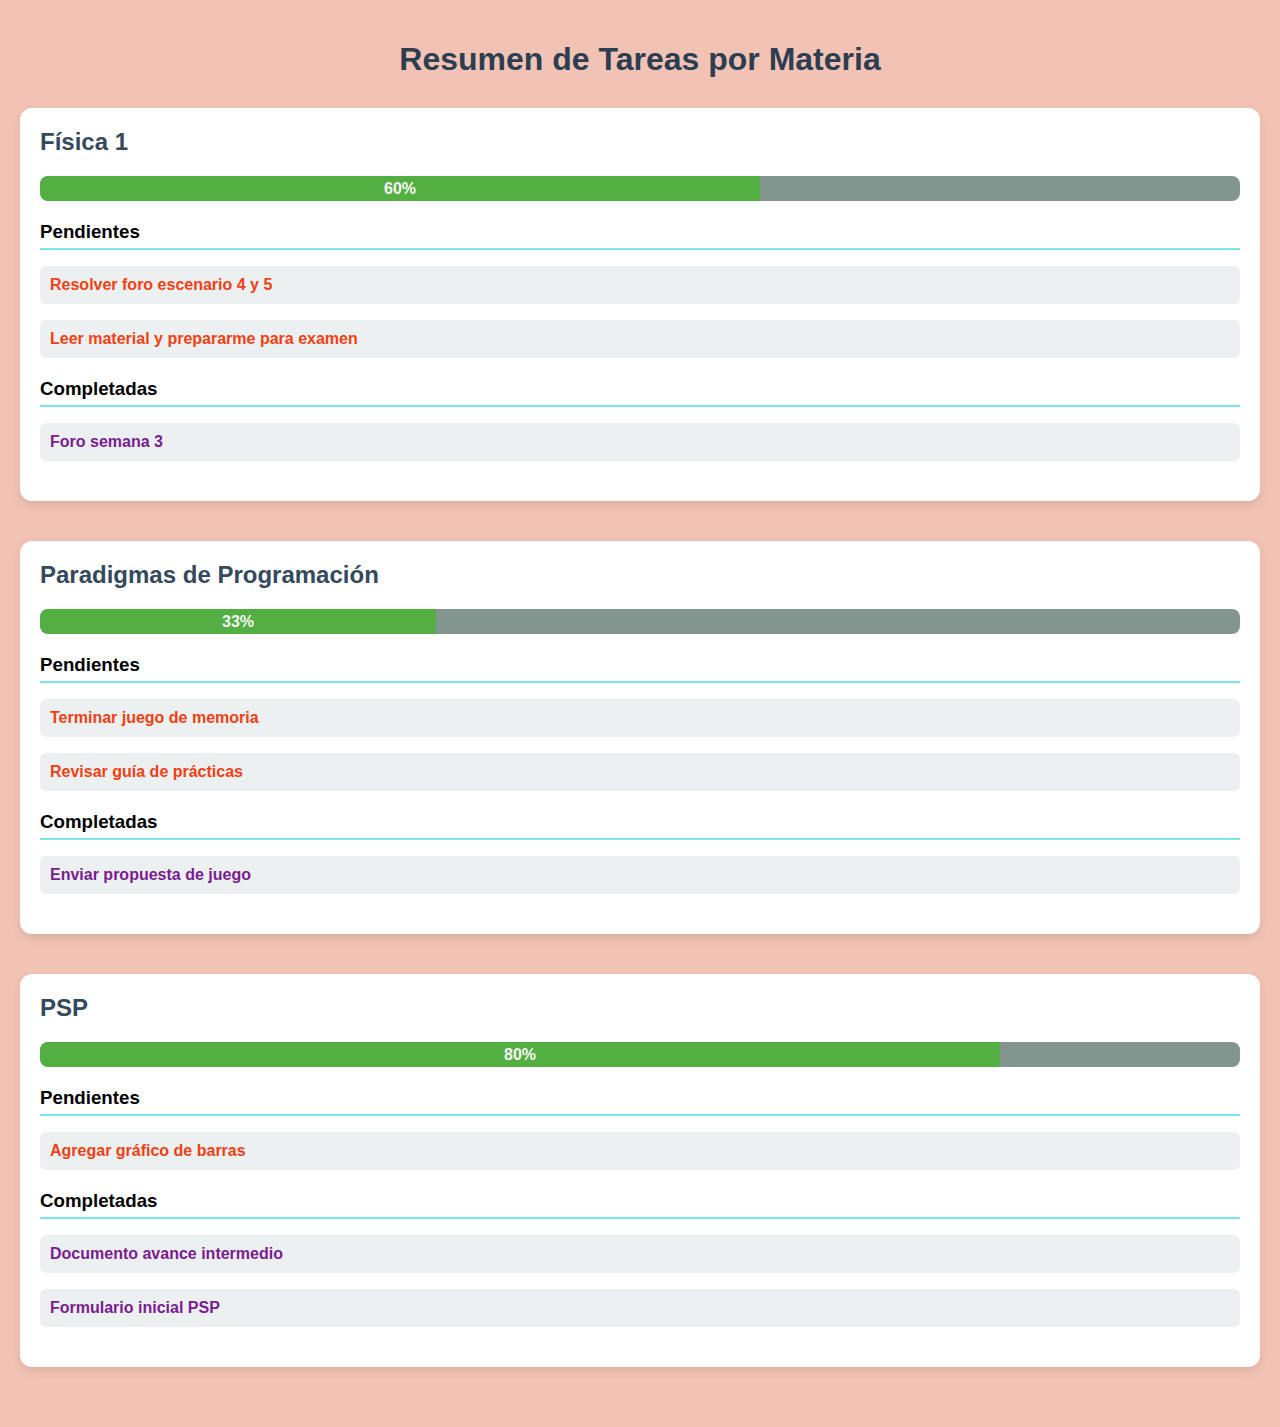
<file: main/index.html>
<!DOCTYPE html>
<html lang="es">
<head>
  <meta charset="UTF-8">
  <title>Resumen de Tareas</title>
  <link rel="stylesheet" href="estilos.css">
</head>
<body>
  <h1>Resumen de Tareas por Materia</h1>

  <!-- Materia: Física 1 -->
  <div class="materia">
    <h2>Física 1</h2>
    
    <div class="progreso">
      <div class="barra" style="width: 60%;">60%</div>
    </div>

    <div class="columna">
      <h3>Pendientes</h3>
      <p class="alta pendiente">Resolver foro escenario 4 y 5</p>
      <p class="media pendiente">Leer material y prepararme para examen</p>
    </div>

    <div class="columna">
      <h3>Completadas</h3>
      <p class="completada">Foro semana 3</p>
    </div>
  </div>

  <!-- Materia: Paradigmas de Programación -->
  <div class="materia">
    <h2>Paradigmas de Programación</h2>

    <div class="progreso">
      <div class="barra" style="width: 33%;">33%</div>
    </div>

    <div class="columna">
      <h3>Pendientes</h3>
      <p class="alta pendiente">Terminar juego de memoria</p>
      <p class="baja pendiente">Revisar guía de prácticas</p>
    </div>

    <div class="columna">
      <h3>Completadas</h3>
      <p class="completada">Enviar propuesta de juego</p>
    </div>
  </div>

  <!-- Materia: PSP -->
  <div class="materia">
    <h2>PSP</h2>

    <div class="progreso">
      <div class="barra" style="width: 80%;">80%</div>
    </div>

    <div class="columna">
      <h3>Pendientes</h3>
      <p class="media pendiente">Agregar gráfico de barras</p>
    </div>

    <div class="columna">
      <h3>Completadas</h3>
      <p class="completada">Documento avance intermedio</p>
      <p class="completada">Formulario inicial PSP</p>
    </div>
  </div>

</body>
</html>
</file>
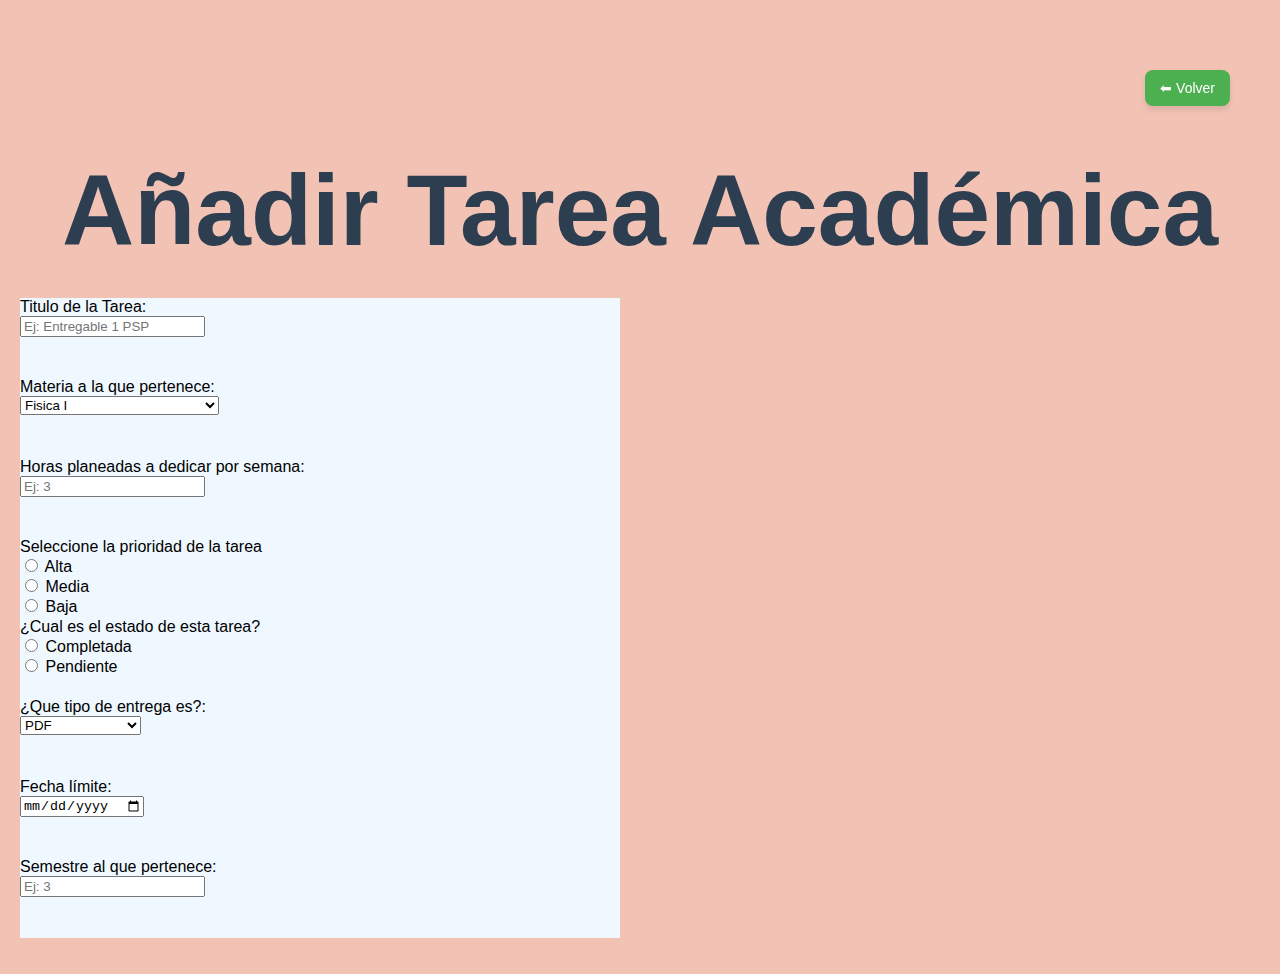
<file: pages/agregar-tarea.html>
<!DOCTYPE html>
<html lang="es">
<head>
    <meta charset="UTF-8">
    <meta name="viewport" content="width=device-width, initial-scale=1.0">
    <title>Agregar Tarea</title>
    <link rel="stylesheet" href="css/agregar-tarea.css">
</head>
<body>
    <div class = "formcontainer">
        <h4>Añadir Tarea Académica</h4>
        <form id="tareaForm">
          <div class="form-group">
            <label for="tituloTarea"> Titulo de la Tarea:</label><br>
            <input type="text" id="tituloTarea" name="titulo" placeholder="Ej: Entregable 1 PSP" required>
          </div>

          <div class="form-group">
            <label for="materia">Materia a la que pertenece:</label><br>
            <select id="materia" name="materia">
              <option value="Fisica I">Fisica I</option>
              <option value="PSP">PSP</option>
              <option value="Paradigmas de Programacion">Paradigmas de Programacion</option>
            </select>
          </div>

          <div class="form-group">
            <label for="Horas_decicadas_semana"> Horas planeadas a dedicar por semana:</label><br>
            <input type="number" id="horas_estimadas" name="horas_estimadas" placeholder="Ej: 3" required>
          </div>

          <div class="form-group">
            <label for="Prioridad_tarea">Seleccione la prioridad de la tarea</label><br>
            <input type="radio" id="Alta" name="prioridad" value="alta">
            <label for="alta">Alta</label><br>
            <input type="radio" id="Media" name="prioridad" value="media">
            <label for="media">Media</label><br>
            <input type="radio" id="Baja" name="prioridad" value="baja">
            <label for="baja">Baja</label><br>
          </div>

          <div class="form-group">
            <label for="Estado de entrega">¿Cual es el estado de esta tarea?</label><br>
            <input type="radio" id="Completada" name="estado" value="completada">
            <label for="completada">Completada</label><br>
            <input type="radio" id="Pendiente" name="estado" value="pendiente">
            <label for="pendiente">Pendiente</label><br>
          </div>

          <div class="form-group">
            <label for="tipo_entrega">¿Que tipo de entrega es?:</label><br>
            <select id="tipo_entrega" name="tipo_entrega">
              <option value="PDF">PDF</option>
              <option value="Aporte en el foro">Aporte en el foro</option>
              <option value="Codigo Fuente">Codigo Fuente</option>
              <option value="Grafica">Grafica</option>
            </select>
          </div>

          <div class="form-group">
            <label for="fechaLimite">Fecha límite:</label><br>
            <input type="date" id="fechaLimite" name="fecha_limite" placeholder="Seleccione la fecha limite" required>
          </div>
          
          <div class="form-group">
            <label for="fechaLimite">Semestre al que pertenece:</label><br>
            <input type="number" id="semestre" name="semestre" placeholder="Ej: 3" required>
          </div>
    </div>
               <!-- Botón para volver - Esquina superior derecha-->
               <button class="btn-volver" onclick="volverPagina()">⬅ Volver</button>         
    <main>
        <p></p>
    </main>
    <script src="js/main.js"></script>
</body>
</html>
</file>
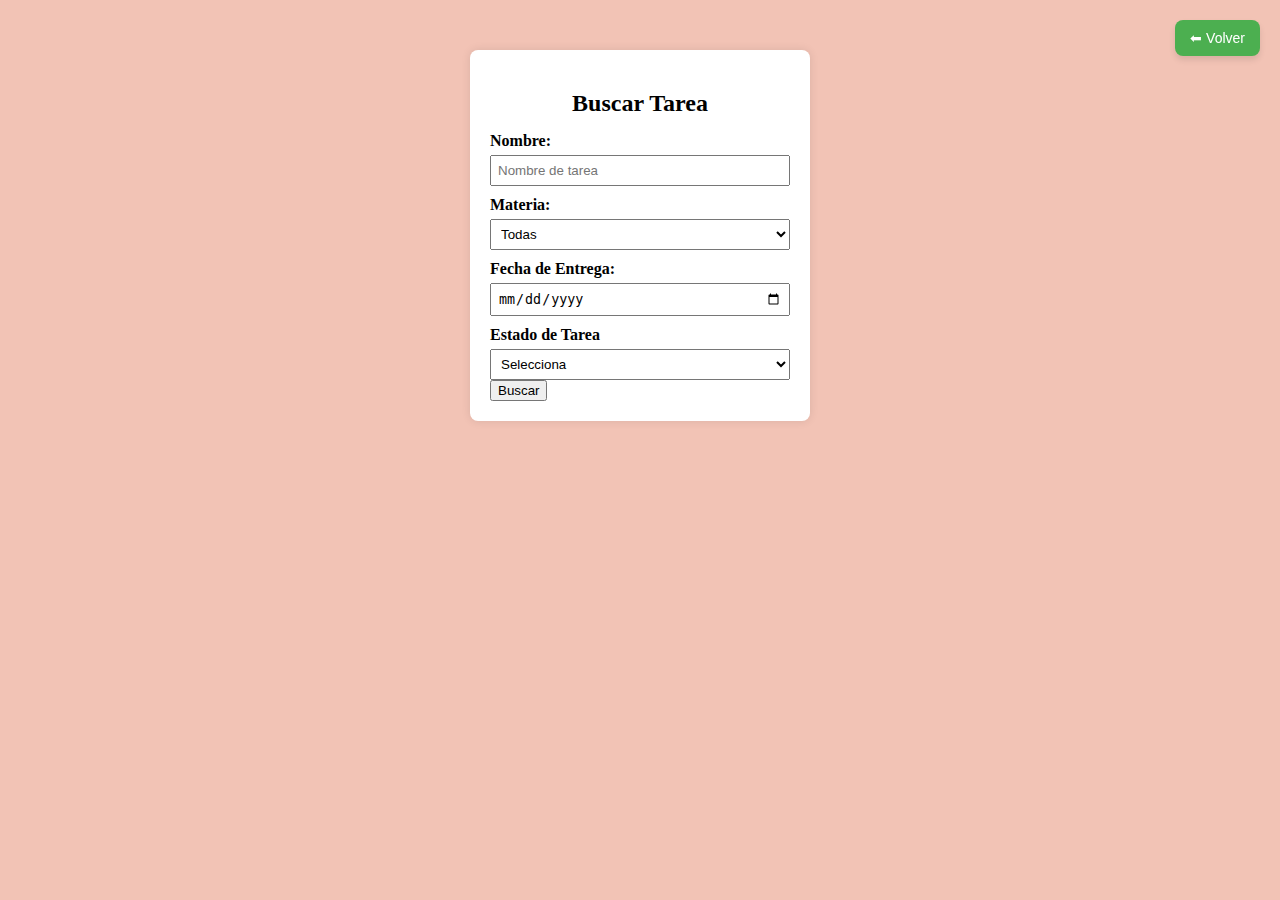
<file: pages/buscar-tarea.html>
<!DOCTYPE html>
<html lang="es">
<head>
  <meta charset="UTF-8">
  <title>Formulario de Búsqueda</title>
  <link rel="stylesheet" href="css/buscar-tarea.css">
</head>
<body>
  <!-- Botón para volver - Fuera del formulario y en posición superior derecha -->
  <button type="button" class="btn-volver" onclick="volverPagina()">⬅ Volver</button>

  <div class="formulario-container">
    <form action="#" method="GET">
      <h2>Buscar Tarea</h2>
      
      <label for="nombre">Nombre:</label>
      <input type="text" id="nombre" name="nombre" placeholder="Nombre de tarea">

      <label for="Materia">Materia:</label>
      <select id="Materia" name="Materia">
        <option value="">Todas</option>
        <option value="Fisica 1">Fisica 1</option>
        <option value="PSP">PSP</option>
        <option value="Paradigmas de programacion">Paradigmas de programacion</option>
      </select>

      <label for="fecha">Fecha de Entrega:</label>
      <input type="date" id="fecha" name="fecha">

      <label for="estado de tarea">Estado de Tarea</label>
      <select id="estado de tarea" name="estado de tarea">
        <option value="">Selecciona</option>
        <option value="completada">Completada</option>
        <option value="pendiente">Pendiente</option>
      </select>

      <!-- Botón de Buscar -->
      <button type="submit" class="btn-buscar">Buscar</button>
    </form>
  </div>

  <script src="js/main.js"></script>
</body>
</html>
</file>
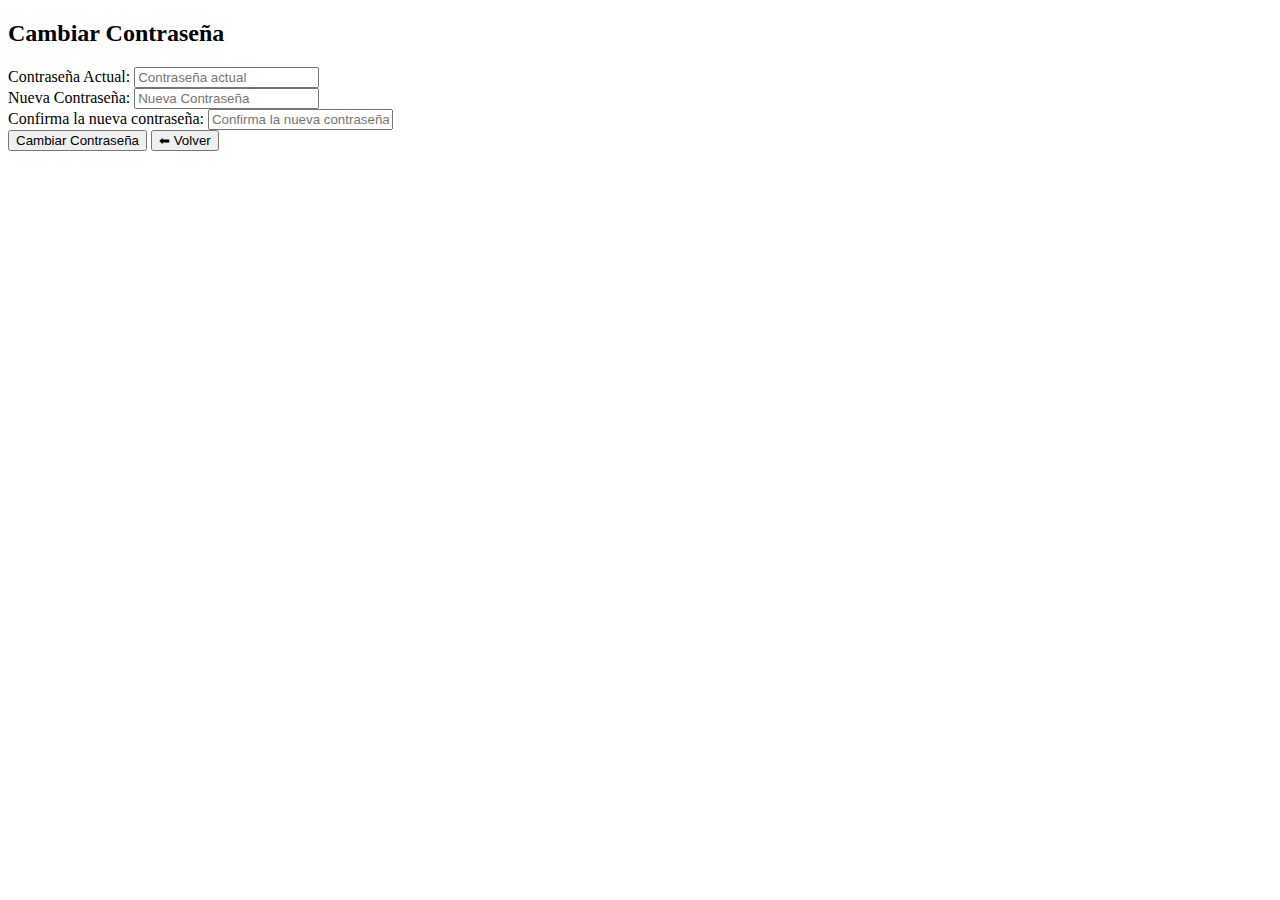
<file: pages/perfil.html>
<!DOCTYPE html>
<html lang="es">
<head>
  <meta charset="UTF-8">
  <title>Crear Tarea</title>
  <link rel="stylesheet" href="./css/perfil.css">
</head>
<body>
  <div class="perfil-container">
        <form action="#" method="POST" id="formulariopw">
            <h2>Cambiar Contraseña</h2>
            <div class="campo">
                <label for="oldpassw">Contraseña Actual:</label>
                <input type="password" id="oldpassw" name="oldpassword" placeholder="Contraseña actual">
            </div>

            <div class="campo">
                <label for="newpassw">Nueva Contraseña:</label>
                <input type="password" id="newpassw" name="newpassword" placeholder="Nueva Contraseña">
            </div>

            <div class="campo">
                <label for="confnewpassw">Confirma la nueva contraseña:</label>
                <input type="password" id="confnewpassw" name="confnewpassword" placeholder="Confirma la nueva contraseña">
            </div>

            <button type="submit" class="btn-crear">Cambiar Contraseña</button>
            <button type="button" class="btn-volver" onclick="volverPagina()">⬅ Volver</button>
        </form>
    </div>
    

    
  <script>
    function volverPagina() {
            if (window.history.length > 1) {
                window.history.back();
            } else {
                window.location.href = "index.html"; // O la página principal de tu aplicación
            }
        }
    const $formulariopw = document.querySelector("#formulariopw");
        const $oldpassw = document.querySelector("#oldpassw");
        const $newpassw = document.querySelector("#newpassw");
        const $confnewpassw = document.querySelector("#confnewpassw");
       

        $formulariopw.onsubmit = evento => {
            evento.preventDefault(); // Detiene el envío predeterminado del formulario

            const oldpassw = $oldpassw.value; 
            const newpassw = $newpassw.value;
            const confnewpassw = $confnewpassw.value;


            // Validaciones
            if (oldpassw === newpassw) {
                alert("La nueva contraseña no puede ser igual a la contraseña actual");
                return;
            }

            if (newpassw !== confnewpassw) { 
                alert("La nueva contraseña y su confirmacion no coinciden");
                return; // Detiene la función
            }

        };

      
  </script>
</body>
</html>
</file>
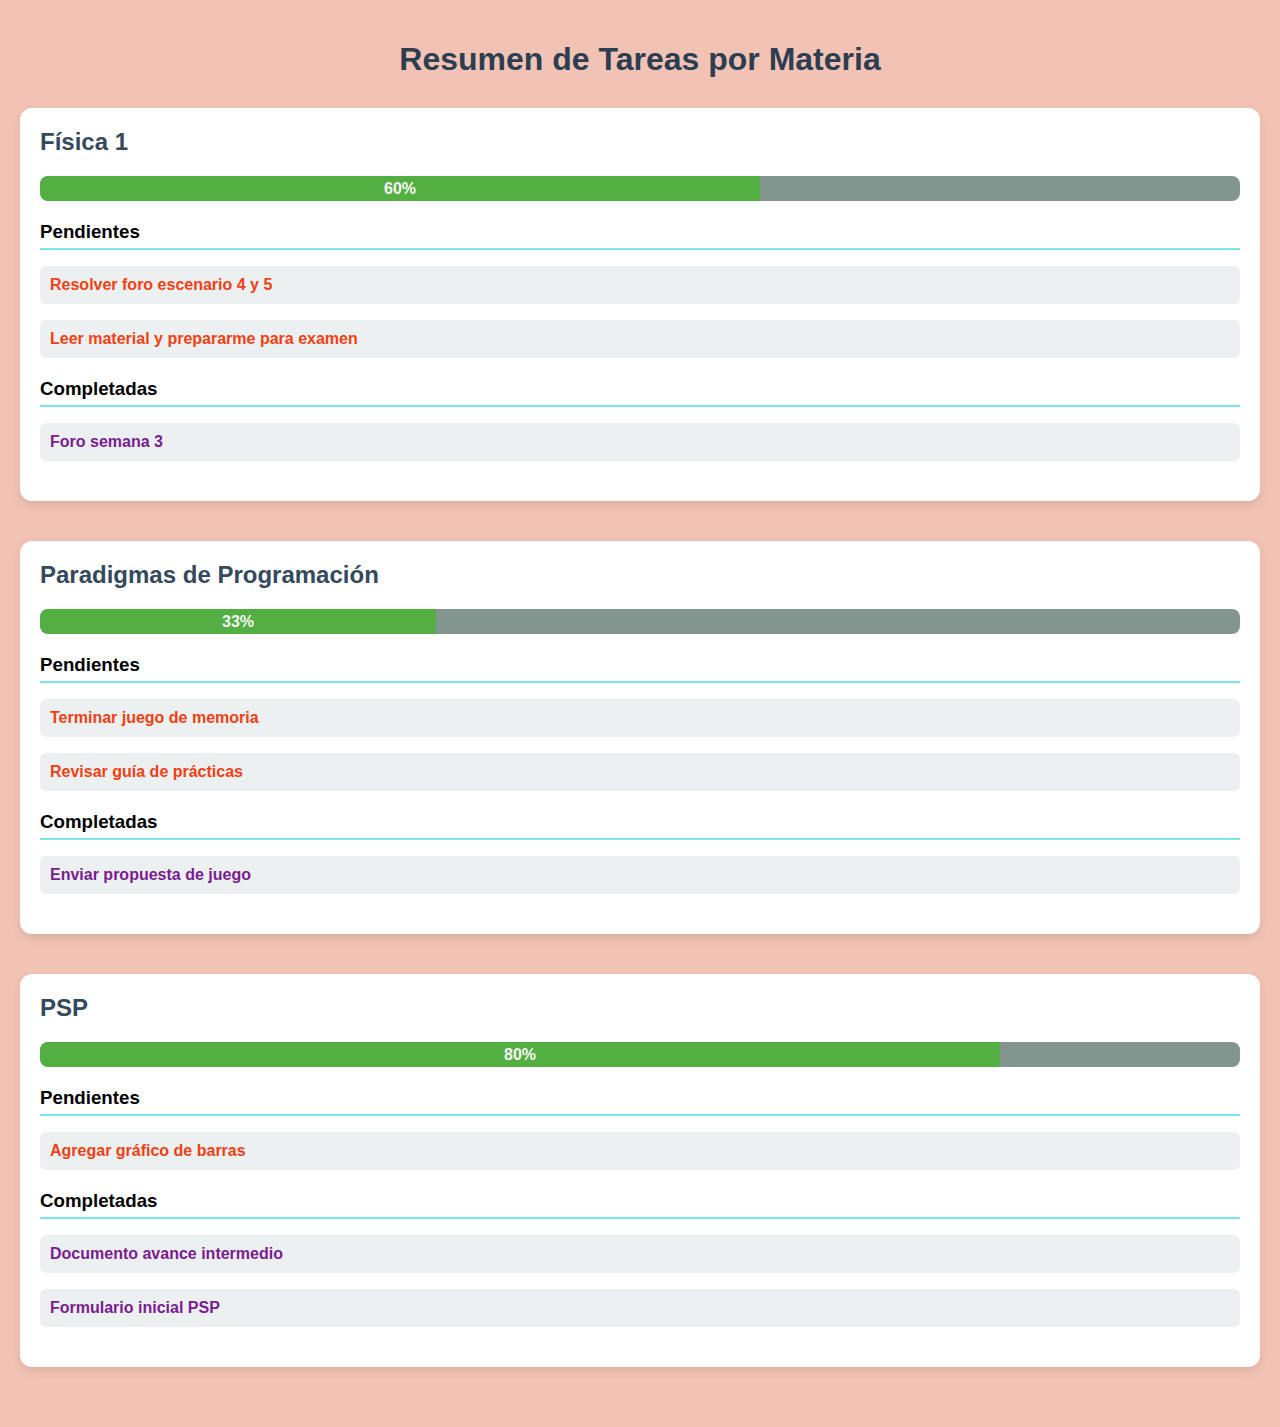
<file: pages/ver-tareas.html>
<!DOCTYPE html>
<html lang="es">
<head>
  <meta charset="UTF-8">
  <title>Resumen de Tareas</title>
  <link rel="stylesheet" href="css/ver-tareas.css">
</head>
<body>
  <h1>Resumen de Tareas por Materia</h1>

  <!-- Materia: Física 1 -->
  <div class="materia">
    <h2>Física 1</h2>
    
    <div class="progreso">
      <div class="barra" style="width: 60%;">60%</div>
    </div>

    <div class="columna">
      <h3>Pendientes</h3>
      <p class="alta pendiente">Resolver foro escenario 4 y 5</p>
      <p class="media pendiente">Leer material y prepararme para examen</p>
    </div>

    <div class="columna">
      <h3>Completadas</h3>
      <p class="completada">Foro semana 3</p>
    </div>
  </div>

  <!-- Materia: Paradigmas de Programación -->
  <div class="materia">
    <h2>Paradigmas de Programación</h2>

    <div class="progreso">
      <div class="barra" style="width: 33%;">33%</div>
    </div>

    <div class="columna">
      <h3>Pendientes</h3>
      <p class="alta pendiente">Terminar juego de memoria</p>
      <p class="baja pendiente">Revisar guía de prácticas</p>
    </div>

    <div class="columna">
      <h3>Completadas</h3>
      <p class="completada">Enviar propuesta de juego</p>
    </div>
  </div>

  <!-- Materia: PSP -->
  <div class="materia">
    <h2>PSP</h2>

    <div class="progreso">
      <div class="barra" style="width: 80%;">80%</div>
    </div>

    <div class="columna">
      <h3>Pendientes</h3>
      <p class="media pendiente">Agregar gráfico de barras</p>
    </div>

    <div class="columna">
      <h3>Completadas</h3>
      <p class="completada">Documento avance intermedio</p>
      <p class="completada">Formulario inicial PSP</p>
    </div>
  </div>

</body>
</html>
</file>
<file: main/estilos.css>
body {
  font-family: 'Segoe UI', Tahoma, Geneva, Verdana, sans-serif;
  background-color: hwb(14 71% 5%);
  margin: 0;
  padding: 20px;
}

h1 {
  text-align: center;
  color: #2c3e50;
  margin-bottom: 30px;
}

.materia {
  background-color: white;
  border-radius: 12px;
  padding: 20px;
  margin-bottom: 40px;
  box-shadow: 0 4px 10px rgba(0, 0, 0, 0.1);
}

.materia h2 {
  margin-top: 0;
  color: #34495e;
}

.progreso {
  background-color: hwb(157 51% 41%);
  border-radius: 8px;
  overflow: hidden;
  margin-bottom: 20px;
  height: 25px;
}

.barra {
  height: 100%;
  background-color: hsl(110, 46%, 47%);
  color: #f7f7f7;
  text-align: center;
  line-height: 25px;
  font-weight: bold;
  border-radius: 8px 0 0 8px;
}

.columna {
  margin-bottom: 20px;
}

.columna h3 {
  border-bottom: 2px solid hwb(182 48% 8%);
  margin-bottom: 10px;
  padding-bottom: 5px;
}

.columna p {
  background-color: #ecf0f1;
  padding: 10px;
  border-radius: 6px;
  margin-bottom: 8px;
  font-weight: bold;
  transition: transform 0.2s ease;
}

.columna p:hover {
  transform: scale(1.02);
}

/* Prioridades */
.alta {
  background-color: #e74c3c;
  color: white;
}

.media {
  background-color: #f39c12;
  color: #333;
}

.baja {
  background-color: #2ecc71;
  color: white;
}

.pendiente {
    color: rgb(243, 63, 18);
    font-weight: bold;
}

.completada {
    color: hsl(288, 69%, 34%);
}
</file>
<file: pages/css/agregar-tarea.css>
.btn-volver {
    position: fixed;
    top: 70px;
    right: 50px;
    padding: 10px 15px;
    background-color: #4CAF50;
    color: white;
    border: none;
    border-radius: 8px;
    font-size: 14px;
    cursor: pointer;
    box-shadow: 0 4px 6px rgba(0,0,0,0.1);
    transition: background-color 0.3s ease;
  }
  
  .btn-volver:hover {
    background-color: #45a049;
  }

  body {
  font-family: 'Segoe UI', Tahoma, Geneva, Verdana, sans-serif;
  background-color: hwb(14 71% 5%);
  margin: 0;
  padding: 20px;
}

h4{
  font-size: 100px;
  text-align: center;
  color: #2c3e50;
  margin-bottom: 30px;
}

.formcontainer div{
  background-color:aliceblue;
  width: 600px;
  height:80px;
}
</file>
<file: pages/css/buscar-tarea.css>
.btn-volver {
    position: fixed;
    top: 20px;
    right: 20px;
    padding: 10px 15px;
    background-color: #4CAF50;
    color: white;
    border: none;
    border-radius: 8px;
    font-size: 14px;
    cursor: pointer;
    box-shadow: 0 4px 6px rgba(0,0,0,0.1);
    transition: background-color 0.3s ease;
    }
    
    .btn-volver:hover {
    background-color: #45a049;
    }
    
    body {
    font-family: 'Times New Roman', Times, serif, sans-serif;
    background-color: hwb(14 71% 5%);
    }
    
    .formulario-container {
    width: 300px;
    margin: 50px auto;
    padding: 20px;
    background: white;
    border-radius: 8px;
    box-shadow: 0 0 10px rgba(0,0,0,0.1);
    }
    
    form h2 {
    margin-bottom: 15px;
    text-align: center;
    }
    
    form label {
    display: block;
    margin: 10px 0 5px;
    font-weight: bold;
    }
    
    form input[type="text"],
    form input[type="date"],
    form select {
    width: 100%;
    padding: 6px;
    box-sizing: border-box;
    }
    
    form input[type="checkbox"] {
    margin-right: 5px;
    }
    
    form input[type="submit"] {
    width: 100%;
    padding: 8px;
    margin-top: 15px;
    background-color: #00ff55;
    border: none;
    color: white;
    font-weight: bold;
    cursor: pointer;
    }
</file>
<file: pages/css/perfil.css>

</file>
<file: pages/css/ver-tareas.css>
body {
  font-family: 'Segoe UI', Tahoma, Geneva, Verdana, sans-serif;
  background-color: hwb(14 71% 5%);
  margin: 0;
  padding: 20px;
}

h1 {
  text-align: center;
  color: #2c3e50;
  margin-bottom: 30px;
}

.materia {
  background-color: white;
  border-radius: 12px;
  padding: 20px;
  margin-bottom: 40px;
  box-shadow: 0 4px 10px rgba(0, 0, 0, 0.1);
}

.materia h2 {
  margin-top: 0;
  color: #34495e;
}

.progreso {
  background-color: hwb(157 51% 41%);
  border-radius: 8px;
  overflow: hidden;
  margin-bottom: 20px;
  height: 25px;
}

.barra {
  height: 100%;
  background-color: hsl(110, 46%, 47%);
  color: #f7f7f7;
  text-align: center;
  line-height: 25px;
  font-weight: bold;
  border-radius: 8px 0 0 8px;
}

.columna {
  margin-bottom: 20px;
}

.columna h3 {
  border-bottom: 2px solid hwb(182 48% 8%);
  margin-bottom: 10px;
  padding-bottom: 5px;
}

.columna p {
  background-color: #ecf0f1;
  padding: 10px;
  border-radius: 6px;
  margin-bottom: 8px;
  font-weight: bold;
  transition: transform 0.2s ease;
}

.columna p:hover {
  transform: scale(1.02);
}

/* Prioridades */
.alta {
  background-color: #e74c3c;
  color: white;
}

.media {
  background-color: #f39c12;
  color: #333;
}

.baja {
  background-color: #2ecc71;
  color: white;
}

.pendiente {
    color: rgb(243, 63, 18);
    font-weight: bold;
}

.completada {
    color: hsl(288, 69%, 34%);
}
</file>
